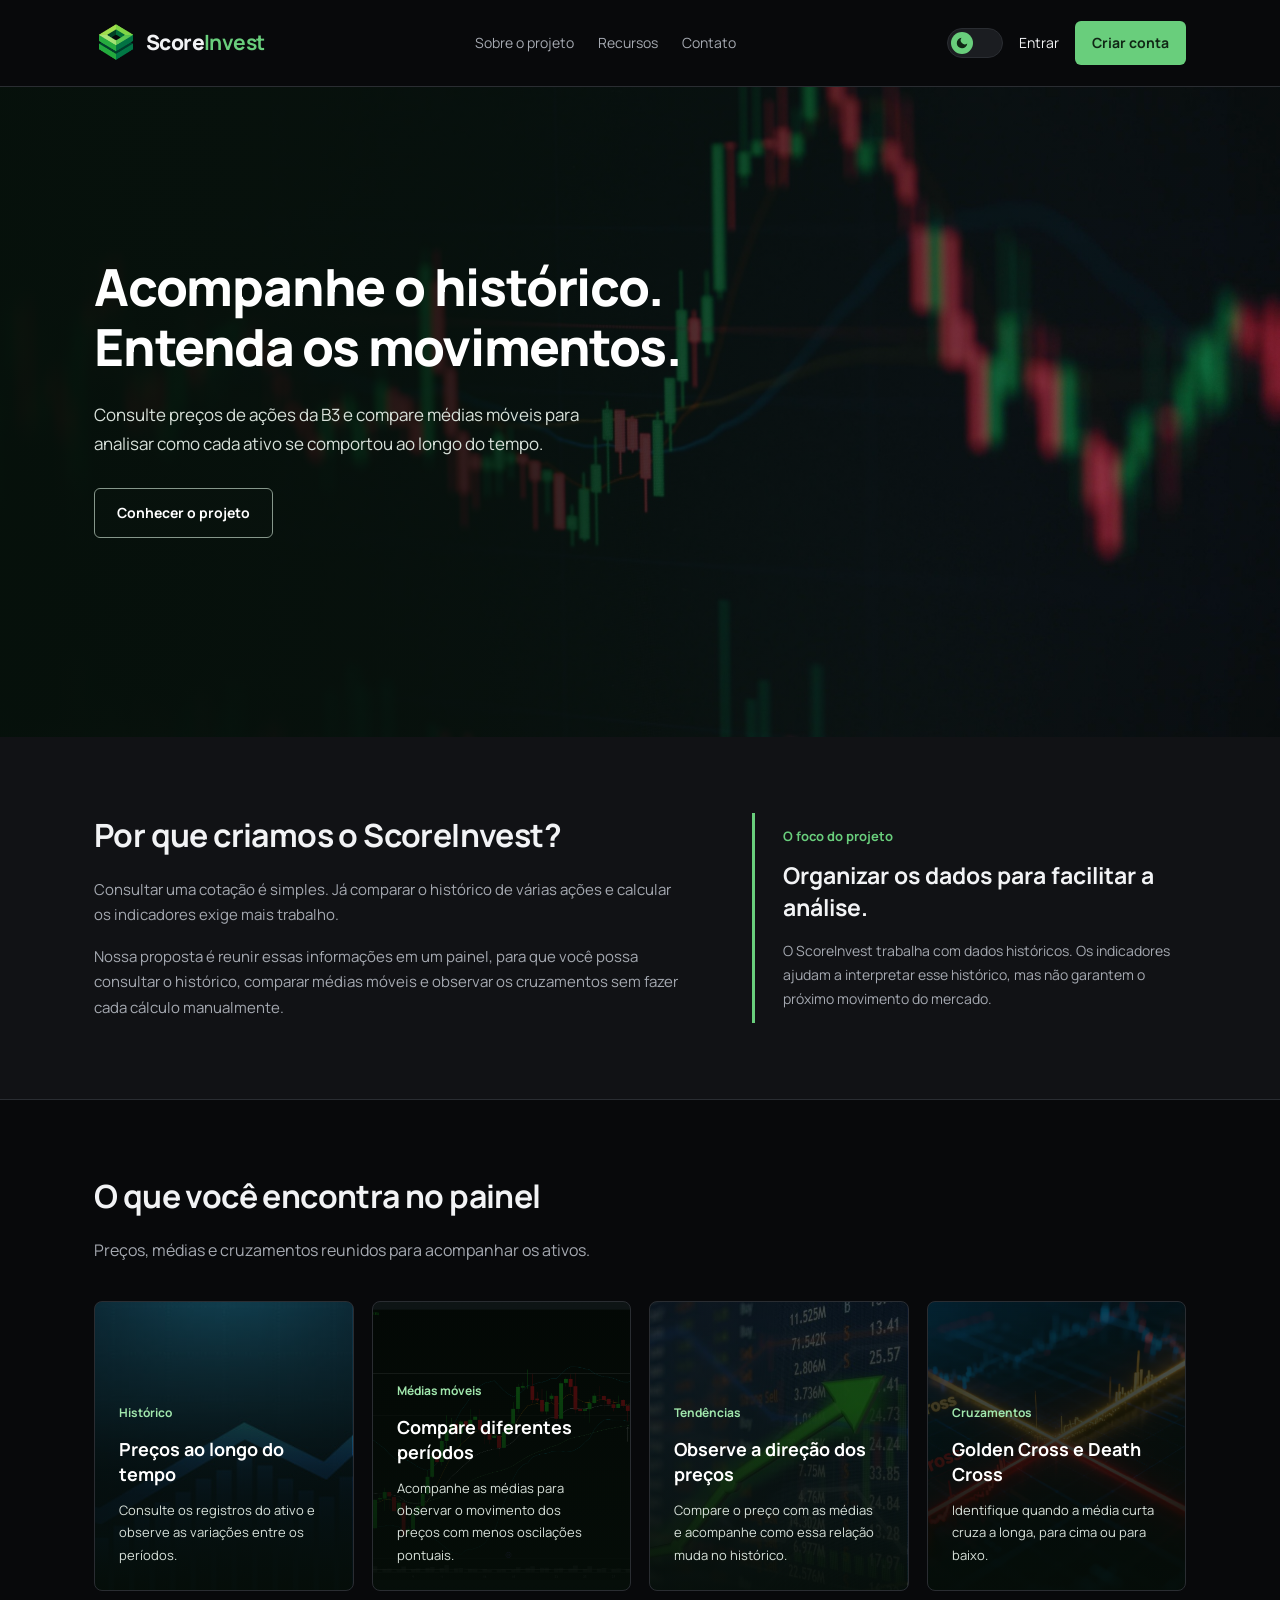
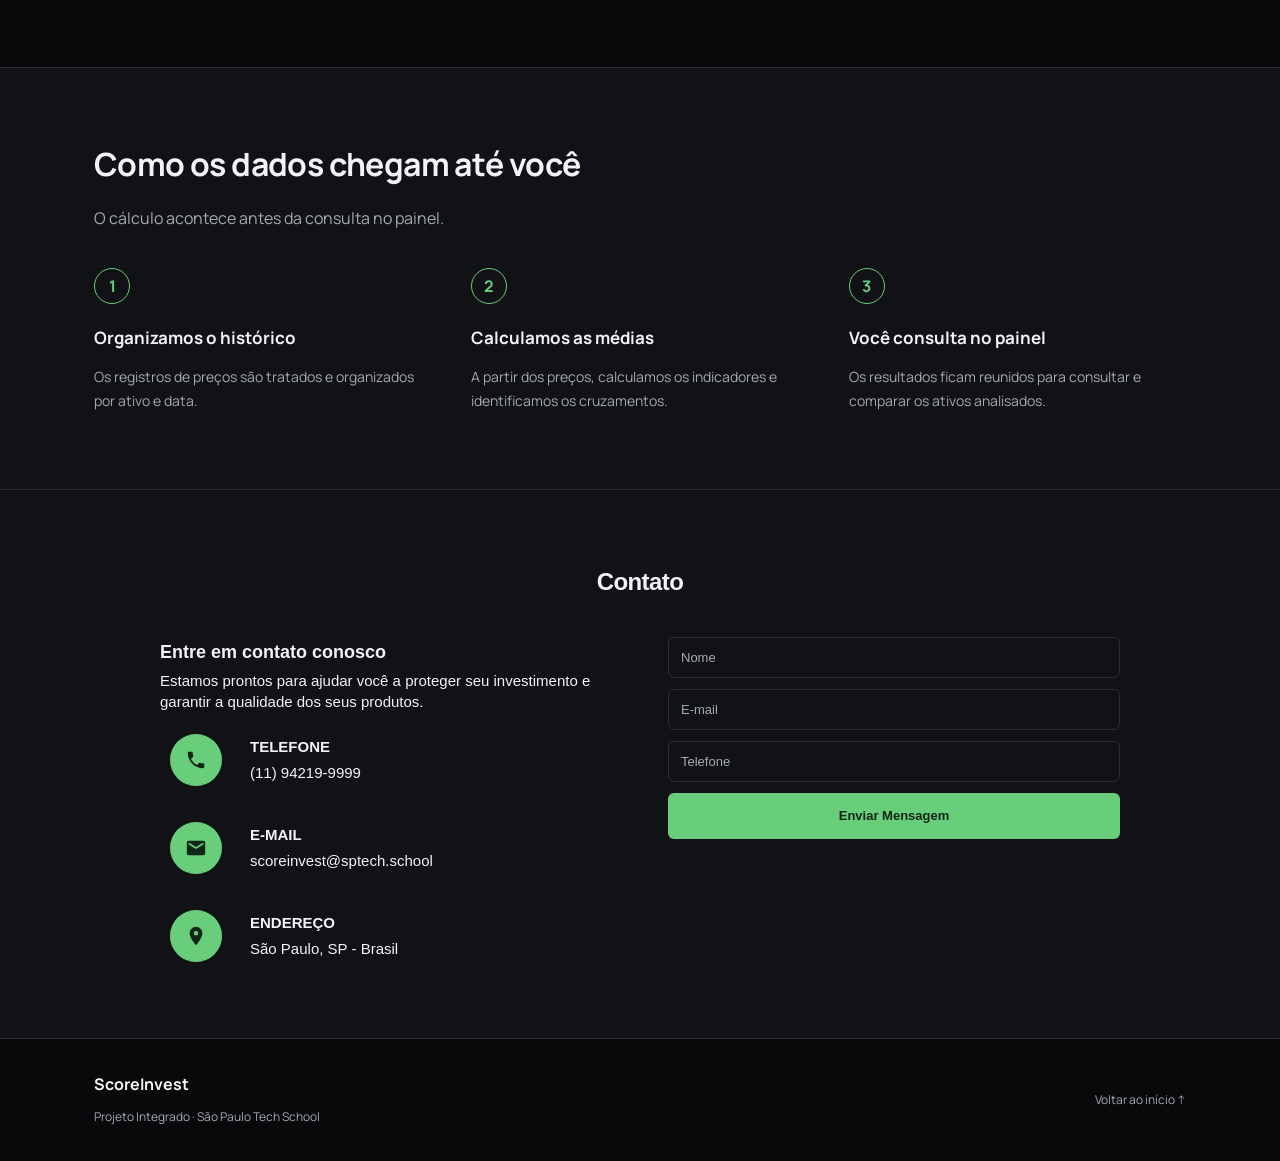
<file: public/index.html>
<!DOCTYPE html>
<html lang="pt-BR">

<head>
    <meta charset="UTF-8">
    <meta name="viewport" content="width=device-width, initial-scale=1.0">

    <title>ScoreInvest</title>

    <link rel="preconnect" href="https://fonts.googleapis.com">
    <link rel="preconnect" href="https://fonts.gstatic.com" crossorigin>
    <link href="https://fonts.googleapis.com/css2?family=Manrope:wght@400;500;700;800&display=swap" rel="stylesheet">

    <link rel="stylesheet" href="index.css">
    <link rel="stylesheet" href="contato.css">
    <link rel="icon" href="img/logo-scoreinvest.png">

    <script src="theme.js"></script>
</head>

<body id="top">
    <header>
        <nav aria-label="Menu principal">
            <a href="#top" class="logo">
                <img src="img/logo-scoreinvest.png" alt="">
                <span>Score<b>Invest</b></span>
            </a>

            <div class="nav-links">
                <a href="#sobre">Sobre o projeto</a>
                <a href="#recursos">Recursos</a>
                <a href="#contato">Contato</a>
            </div>

            <div class="nav-actions">
                <button type="button" id="themeToggle" class="theme-switch" role="switch" aria-checked="true"
                    aria-label="Modo escuro" title="Mudar para modo claro">

                    <span class="thumb">
                        <svg class="icon-moon" viewBox="0 0 24 24" fill="currentColor" aria-hidden="true">
                            <path d="M21 12.8A9 9 0 1 1 11.2 3a7 7 0 0 0 9.8 9.8z" />
                        </svg>

                        <svg class="icon-sun" viewBox="0 0 24 24" fill="none" stroke="currentColor" stroke-width="2"
                            stroke-linecap="round" aria-hidden="true">
                            <circle cx="12" cy="12" r="4" />
                            <path
                                d="M12 2v2M12 20v2M4.9 4.9l1.4 1.4M17.7 17.7l1.4 1.4M2 12h2M20 12h2M4.9 19.1l1.4-1.4M17.7 6.3l1.4-1.4" />
                        </svg>
                    </span>
                </button>

                <a href="login.html" class="login-link">Entrar</a>
                <a href="cadastro.html" class="button primary small">
                    Criar conta
                </a>
            </div>
        </nav>
    </header>

    <main>
        <section class="hero">
            <div class="wrap">
                <div class="hero-content">
                    <h1>
                        Acompanhe o histórico.<br>
                        Entenda os movimentos.
                    </h1>

                    <p>
                        Consulte preços de ações da B3 e compare médias
                        móveis para analisar como cada ativo se comportou
                        ao longo do tempo.
                    </p>

                    <div class="hero-actions">
                        <a href="#sobre" class="button secondary">
                            Conhecer o projeto
                        </a>
                    </div>
                </div>
            </div>
        </section>

        <section class="about" id="sobre">
            <div class="wrap about-grid">
                <div>
                    <h2>Por que criamos o ScoreInvest?</h2>

                    <p>
                        Consultar uma cotação é simples. Já comparar o
                        histórico de várias ações e calcular os indicadores
                        exige mais trabalho.
                    </p>

                    <p>
                        Nossa proposta é reunir essas informações em um
                        painel, para que você possa consultar o histórico,
                        comparar médias móveis e observar os cruzamentos
                        sem fazer cada cálculo manualmente.
                    </p>
                </div>

                <aside class="about-note">
                    <span class="note-label">O foco do projeto</span>

                    <h3>Organizar os dados para facilitar a análise.</h3>

                    <p>
                        O ScoreInvest trabalha com dados históricos.
                        Os indicadores ajudam a interpretar esse histórico,
                        mas não garantem o próximo movimento do mercado.
                    </p>
                </aside>
            </div>
        </section>

        <section id="recursos">
            <div class="wrap">
                <div class="section-heading">
                    <h2>O que você encontra no painel</h2>
                    <p>
                        Preços, médias e cruzamentos reunidos
                        para acompanhar os ativos.
                    </p>
                </div>

                <div class="cards">
                    <article class="card card-dados">
                        <span class="tag">Histórico</span>
                        <h3>Preços ao longo do tempo</h3>
                        <p>
                            Consulte os registros do ativo e observe
                            as variações entre os períodos.
                        </p>
                    </article>

                    <article class="card card-indicadores">
                        <span class="tag">Médias móveis</span>
                        <h3>Compare diferentes períodos</h3>
                        <p>
                            Acompanhe as médias para observar o movimento
                            dos preços com menos oscilações pontuais.
                        </p>
                    </article>

                    <article class="card card-tendencias">
                        <span class="tag">Tendências</span>
                        <h3>Observe a direção dos preços</h3>
                        <p>
                            Compare o preço com as médias e acompanhe
                            como essa relação muda no histórico.
                        </p>
                    </article>

                    <article class="card card-cruzamentos">
                        <span class="tag">Cruzamentos</span>
                        <h3>Golden Cross e Death Cross</h3>
                        <p>
                            Identifique quando a média curta cruza a
                            longa, para cima ou para baixo.
                        </p>
                    </article>
                </div>
            </div>
        </section>

        <section class="how" id="funciona">
            <div class="wrap">
                <div class="section-heading">
                    <h2>Como os dados chegam até você</h2>
                    <p>
                        O cálculo acontece antes da consulta no painel.
                    </p>
                </div>

                <div class="steps">
                    <article class="step">
                        <span class="step-number">1</span>
                        <h3>Organizamos o histórico</h3>
                        <p>
                            Os registros de preços são tratados e
                            organizados por ativo e data.
                        </p>
                    </article>

                    <article class="step">
                        <span class="step-number">2</span>
                        <h3>Calculamos as médias</h3>
                        <p>
                            A partir dos preços, calculamos os indicadores
                            e identificamos os cruzamentos.
                        </p>
                    </article>

                    <article class="step">
                        <span class="step-number">3</span>
                        <h3>Você consulta no painel</h3>
                        <p>
                            Os resultados ficam reunidos para consultar
                            e comparar os ativos analisados.
                        </p>
                    </article>
                </div>
            </div>

        </section>  
        <section class="contato" id="contato">
            <h2 class="contato-titulo">Contato</h2>

            <div class="contato-conteudo">

                <div class="contato-info">
                    <h3>Entre em contato conosco</h3>
                    <p class="contato-texto">
                        Estamos prontos para ajudar você a proteger seu investimento e garantir a qualidade dos seus
                        produtos.
                    </p>

                    <ul class="contato-lista">
                        <li class="contato-item">
                            <span class="contato-icone" aria-hidden="true">
                                <svg viewBox="0 0 24 24" width="22" height="22" fill="currentColor">
                                    <path
                                        d="M6.6 10.8a15.1 15.1 0 0 0 6.6 6.6l2.2-2.2a1 1 0 0 1 1-.25c1.1.37 2.3.57 3.6.57a1 1 0 0 1 1 1V20a1 1 0 0 1-1 1C10.6 21 3 13.4 3 4a1 1 0 0 1 1-1h3.5a1 1 0 0 1 1 1c0 1.25.2 2.45.57 3.57a1 1 0 0 1-.25 1z" />
                                </svg>
                            </span>
                            <div>
                                <strong>TELEFONE</strong>
                                <span>(11) 94219-9999</span>
                            </div>
                        </li>

                        <li class="contato-item">
                            <span class="contato-icone" aria-hidden="true">
                                <svg viewBox="0 0 24 24" width="22" height="22" fill="currentColor">
                                    <path
                                        d="M20 4H4a2 2 0 0 0-2 2v12a2 2 0 0 0 2 2h16a2 2 0 0 0 2-2V6a2 2 0 0 0-2-2zm0 4.2-8 5-8-5V6l8 5 8-5z" />
                                </svg>
                            </span>
                            <div>
                                <strong>E-MAIL</strong>
                                <span>scoreinvest@sptech.school</span>
                            </div>
                        </li>

                        <li class="contato-item">
                            <span class="contato-icone" aria-hidden="true">
                                <svg viewBox="0 0 24 24" width="22" height="22" fill="currentColor">
                                    <path
                                        d="M12 2a7 7 0 0 0-7 7c0 5.2 7 13 7 13s7-7.8 7-13a7 7 0 0 0-7-7zm0 9.5A2.5 2.5 0 1 1 12 6.5a2.5 2.5 0 0 1 0 5z" />
                                </svg>
                            </span>
                            <div>
                                <strong>ENDEREÇO</strong>
                                <span>São Paulo, SP - Brasil</span>
                            </div>
                        </li>
                    </ul>
                </div>

                <form class="contato-form" id="formContato">
                    <input type="text" name="nome" placeholder="Nome" aria-label="Nome" required>
                    <input type="email" name="email" placeholder="E-mail" aria-label="E-mail" required>
                    <input type="tel" name="telefone" placeholder="Telefone" aria-label="Telefone">
                    <button type="submit">Enviar Mensagem</button>
                </form>

            </div>
        </section>

    </main>

    <footer>
        <div class="wrap footer-content">
            <p>
                <strong>ScoreInvest</strong>
                <span>Projeto Integrado · São Paulo Tech School</span>
            </p>

            <a href="#top">Voltar ao início ↑</a>
        </div>
    </footer>
</body>

</html>
</file>
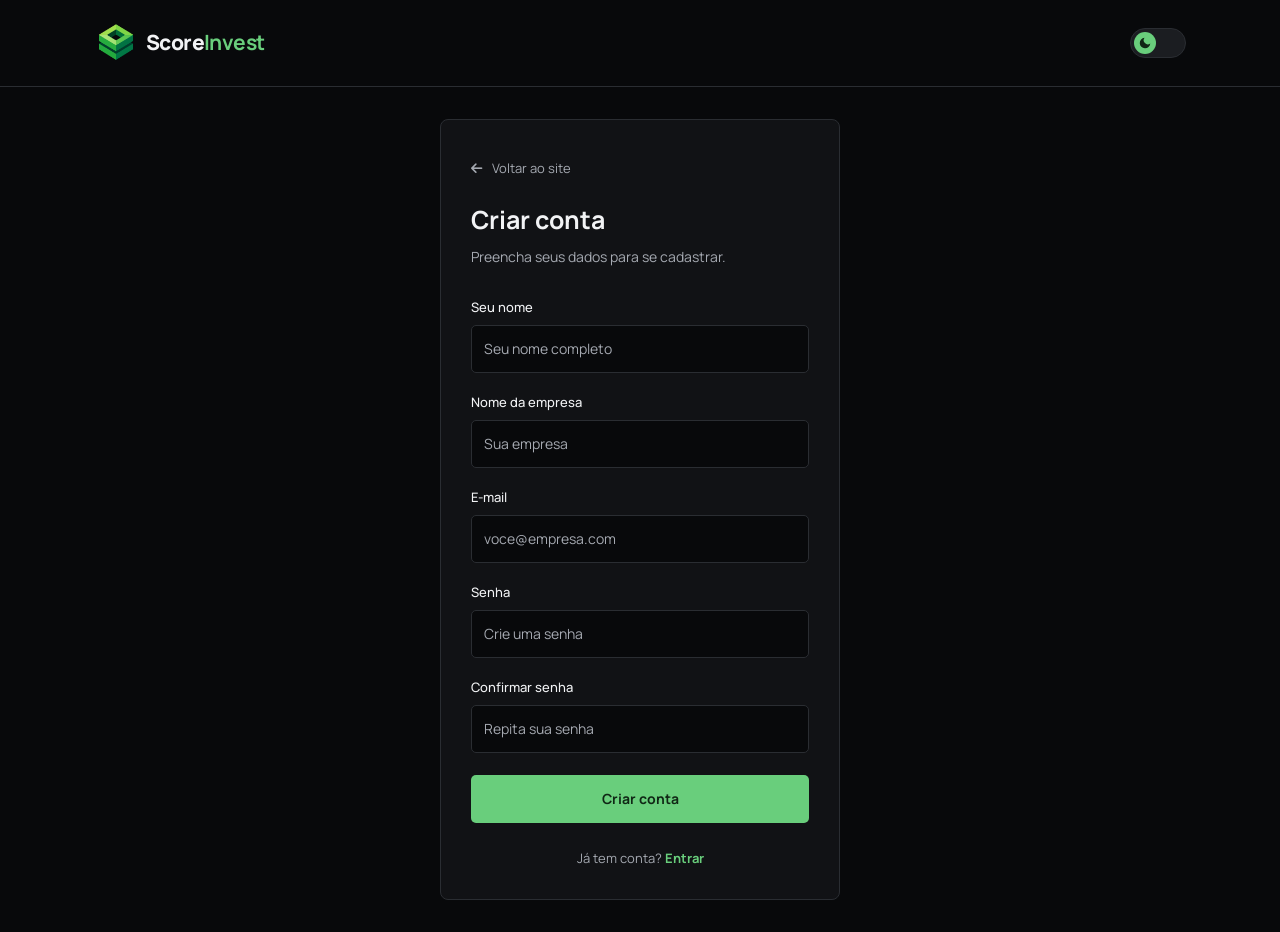
<file: public/cadastro.html>
<!DOCTYPE html>
<html lang="pt-BR">

<head>
    <meta charset="UTF-8">
    <meta name="viewport" content="width=device-width, initial-scale=1.0">

    <title>Criar conta — ScoreInvest</title>

    <link rel="preconnect" href="https://fonts.googleapis.com">
    <link
        href="https://fonts.googleapis.com/css2?family=Manrope:wght@400;500;700;800&display=swap"
        rel="stylesheet">

    <link rel="stylesheet" href="https://cdnjs.cloudflare.com/ajax/libs/font-awesome/6.5.2/css/all.min.css">
    <link rel="icon" href="img/logo-scoreinvest.png">
    <link rel="stylesheet" href="styleAuth.css">
    <link rel="stylesheet" href="index.css">
    <link rel="stylesheet" href="index.css">

    <script src="theme.js"></script>
</head>

<body id="body-cadastro-login">
     <header>
        <nav aria-label="Menu principal">
            <a href="index.html" class="logo">
                <img src="img/logo-scoreinvest.png" alt="">
                <span>Score<b>Invest</b></span>
            </a>
            <div class="nav-actions">
                <button type="button" id="themeToggle" class="theme-switch" role="switch" aria-checked="true"
                    aria-label="Modo escuro" title="Mudar para modo claro">

                    <span class="thumb">
                        <svg class="icon-moon" viewBox="0 0 24 24" fill="currentColor" aria-hidden="true">
                            <path d="M21 12.8A9 9 0 1 1 11.2 3a7 7 0 0 0 9.8 9.8z" />
                        </svg>

                        <svg class="icon-sun" viewBox="0 0 24 24" fill="none" stroke="currentColor" stroke-width="2"
                            stroke-linecap="round" aria-hidden="true">
                            <circle cx="12" cy="12" r="4" />
                            <path
                                d="M12 2v2M12 20v2M4.9 4.9l1.4 1.4M17.7 17.7l1.4 1.4M2 12h2M20 12h2M4.9 19.1l1.4-1.4M17.7 6.3l1.4-1.4" />
                        </svg>
                    </span>
                </button>
            </div>
        </nav>
    </header>
    <div>
        <main class="card-cadastro-login">
           <a href="index.html"><i class="fa-solid fa-arrow-left" style="margin-right: 10px;"></i> Voltar ao site</a>

            <h1>Criar conta</h1>
            <p class="sub">Preencha seus dados para se cadastrar.</p>

            <form id="form-cadastro">
                <div class="field">
                    <label for="ipt_nome">Seu nome</label>
                    <input
                        type="text"
                        id="ipt_nome"
                        name="nome"
                        placeholder="Seu nome completo"
                        autocomplete="name"
                        required>
                </div>

                <div class="field">
                    <label for="ipt_empresa">Nome da empresa</label>
                    <input
                        type="text"
                        id="ipt_empresa"
                        name="empresa"
                        placeholder="Sua empresa"
                        autocomplete="organization"
                        required>
                </div>

                <div class="field">
                    <label for="ipt_email">E-mail</label>
                    <input
                        type="email"
                        id="ipt_email"
                        name="email"
                        placeholder="voce@empresa.com"
                        autocomplete="email"
                        required>
                </div>

                <div class="field">
                    <label for="ipt_senha">Senha</label>
                    <input
                        type="password"
                        id="ipt_senha"
                        name="senha"
                        placeholder="Crie uma senha"
                        autocomplete="new-password"
                        required>
                </div>

                <div class="field">
                    <label for="ipt_confirmar">Confirmar senha</label>
                    <input
                        type="password"
                        id="ipt_confirmar"
                        name="confirmar"
                        placeholder="Repita sua senha"
                        autocomplete="new-password"
                        required>
                </div>

                <button
                    type="submit"
                    id="btn_cadastrar"
                    class="btn-primary-cadastro-login">
                    Criar conta
                </button>
            </form>

            <div class="switch">
                Já tem conta?
                <a href="login.html">Entrar</a>
            </div>
        </main>
    </div>

    <script>
        const formulario = document.getElementById("form-cadastro");
        const botao = document.getElementById("btn_cadastrar");
        const campoSenha = document.getElementById("ipt_senha");
        const campoConfirmar = document.getElementById("ipt_confirmar");

        function validarConfirmacao() {
            campoConfirmar.setCustomValidity(
                campoSenha.value === campoConfirmar.value
                    ? ""
                    : "As senhas não coincidem."
            );
        }

        campoSenha.addEventListener("input", validarConfirmacao);
        campoConfirmar.addEventListener("input", validarConfirmacao);

        formulario.addEventListener("submit", async function (event) {
            event.preventDefault();

            if (botao.disabled) {
                return;
            }

            validarConfirmacao();

            if (!formulario.reportValidity()) {
                return;
            }

            const nome = document.getElementById("ipt_nome").value.trim();
            const empresa = document.getElementById("ipt_empresa").value.trim();
            const email = document.getElementById("ipt_email").value.trim();
            const senha = campoSenha.value;

            if (!nome || !empresa || !email) {
                alert("Preencha todos os campos.");
                return;
            }

            botao.disabled = true;
            botao.textContent = "Cadastrando...";

            try {
                const resposta = await fetch("/usuarios/cadastrar", {
                    method: "POST",
                    headers: {
                        "Content-Type": "application/json"
                    },
                    body: JSON.stringify({
                        nomeServer: nome,
                        emailServer: email,
                        senhaServer: senha,
                        empresaServer: empresa
                    })
                });

                if (!resposta.ok) {
                    alert("Não foi possível realizar o cadastro. Confira os dados.");
                    return;
                }

                alert("Cadastro realizado com sucesso!");
                window.location.href = "login.html";
            } catch (erro) {
                console.error("Erro ao cadastrar:", erro);
                alert("Não foi possível conectar ao servidor. Tente novamente.");
            } finally {
                botao.disabled = false;
                botao.textContent = "Criar conta";
            }
        });
    </script>
</body>

</html>
</file>
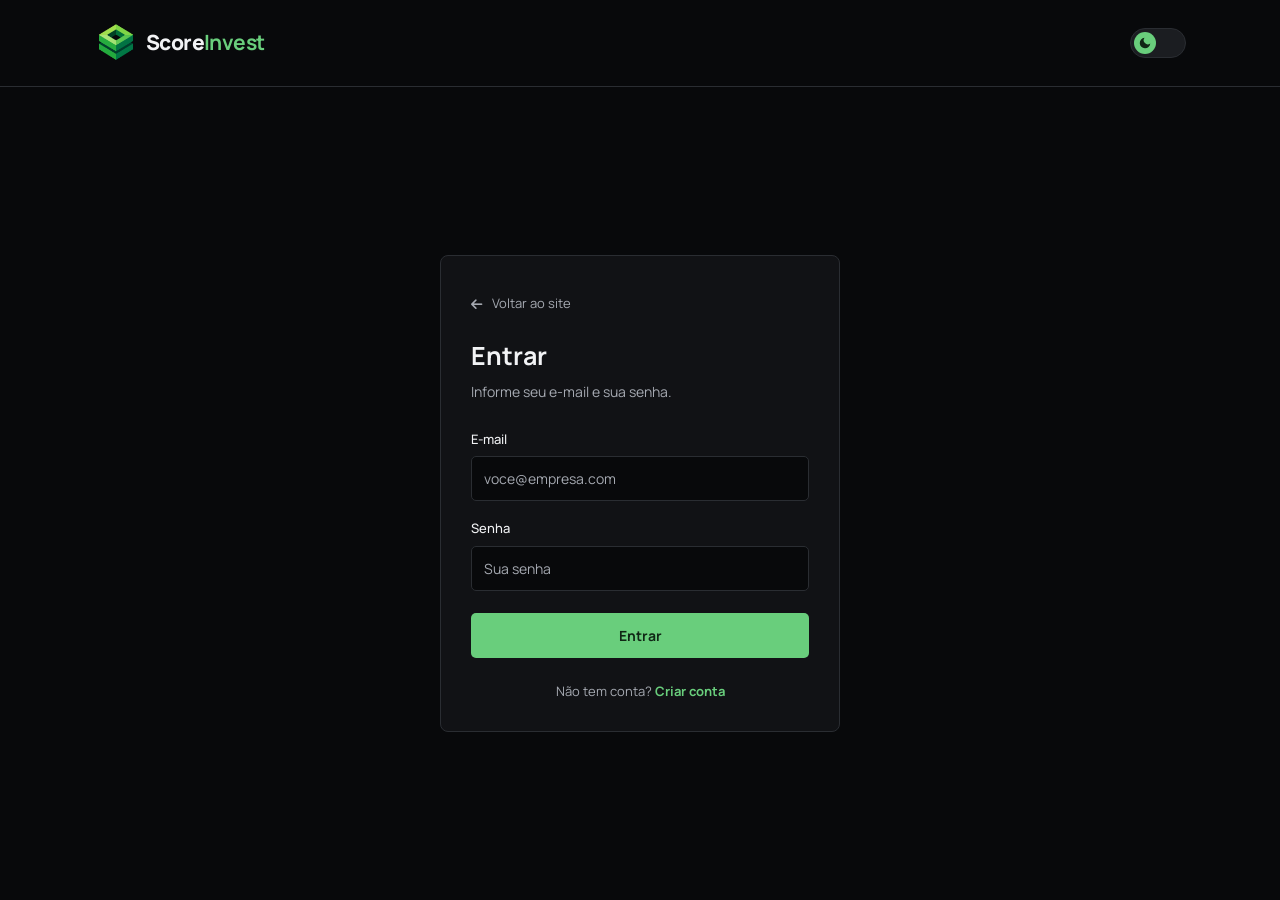
<file: public/login.html>
<!DOCTYPE html>
<html lang="pt-BR">

<head>
    <meta charset="UTF-8">
    <meta name="viewport" content="width=device-width, initial-scale=1.0">

    <title>Entrar — ScoreInvest</title>

    <link rel="preconnect" href="https://fonts.googleapis.com">
    <link
        href="https://fonts.googleapis.com/css2?family=Manrope:wght@400;500;700;800&display=swap"
        rel="stylesheet">

    <link rel="stylesheet" href="https://cdnjs.cloudflare.com/ajax/libs/font-awesome/6.5.2/css/all.min.css">
    <link rel="stylesheet" href="index.css">
    <link rel="icon" href="img/logo-scoreinvest.png">
    <link rel="stylesheet" href="styleAuth.css">

    <script src="theme.js"></script>
</head>

<body id="body-cadastro-login">
        <header>
        <nav aria-label="Menu principal">
            <a href="index.html" class="logo">
                <img src="img/logo-scoreinvest.png" alt="">
                <span>Score<b>Invest</b></span>
            </a>
            <div class="nav-actions">
                <button type="button" id="themeToggle" class="theme-switch" role="switch" aria-checked="true"
                    aria-label="Modo escuro" title="Mudar para modo claro">

                    <span class="thumb">
                        <svg class="icon-moon" viewBox="0 0 24 24" fill="currentColor" aria-hidden="true">
                            <path d="M21 12.8A9 9 0 1 1 11.2 3a7 7 0 0 0 9.8 9.8z" />
                        </svg>

                        <svg class="icon-sun" viewBox="0 0 24 24" fill="none" stroke="currentColor" stroke-width="2"
                            stroke-linecap="round" aria-hidden="true">
                            <circle cx="12" cy="12" r="4" />
                            <path
                                d="M12 2v2M12 20v2M4.9 4.9l1.4 1.4M17.7 17.7l1.4 1.4M2 12h2M20 12h2M4.9 19.1l1.4-1.4M17.7 6.3l1.4-1.4" />
                        </svg>
                    </span>
                </button>
            </div>
        </nav>
    </header>
    <div>
        <main class="card-cadastro-login">
           <a href="index.html"><i class="fa-solid fa-arrow-left" style="margin-right: 10px;"></i> Voltar ao site</a>

            <h1>Entrar</h1>
            <p class="sub">Informe seu e-mail e sua senha.</p>

            <form id="form-login">
                <div class="field">
                    <label for="ipt_email">E-mail</label>
                    <input
                        type="email"
                        id="ipt_email"
                        name="email"
                        placeholder="voce@empresa.com"
                        autocomplete="username"
                        required>
                </div>

                <div class="field">
                    <label for="ipt_senha">Senha</label>
                    <input
                        type="password"
                        id="ipt_senha"
                        name="senha"
                        placeholder="Sua senha"
                        autocomplete="current-password"
                        required>
                </div>

                <button
                    type="submit"
                    id="btn_entrar"
                    class="btn-primary-cadastro-login">
                    Entrar
                </button>
            </form>

            <div class="switch">
                Não tem conta?
                <a href="cadastro.html">Criar conta</a>
            </div>
        </main>
    </div>

    <script>
        const formulario = document.getElementById("form-login");
        const botao = document.getElementById("btn_entrar");

        formulario.addEventListener("submit", async function (event) {
            event.preventDefault();

            if (botao.disabled) {
                return;
            }

            const email = document.getElementById("ipt_email").value.trim();
            const senha = document.getElementById("ipt_senha").value;

            botao.disabled = true;
            botao.textContent = "Entrando...";

            try {
                const resposta = await fetch("/usuarios/autenticar", {
                    method: "POST",
                    headers: {
                        "Content-Type": "application/json"
                    },
                    body: JSON.stringify({
                        emailServer: email,
                        senhaServer: senha
                    })
                });

                if (!resposta.ok) {
                    if (resposta.status === 401 || resposta.status === 403) {
                        alert("E-mail ou senha inválidos.");
                    } else {
                        alert("Não foi possível entrar. Tente novamente.");
                    }

                    return;
                }

                const dados = await resposta.json();

                localStorage.setItem("ID_USUARIO", dados.id);
                localStorage.setItem("NOME_USUARIO", dados.nome);
                localStorage.setItem("EMAIL_USUARIO", dados.email);
                localStorage.setItem("EMPRESA_ID", dados.empresaId);
                localStorage.setItem("ROLE_USUARIO", dados.role);

                window.location.href = "dashboard.html";
            } catch (erro) {
                console.error("Erro ao entrar:", erro);
                alert("Não foi possível conectar ao servidor. Tente novamente.");
            } finally {
                botao.disabled = false;
                botao.textContent = "Entrar";
            }
        });
    </script>
</body>

</html>
</file>
<file: public/index.css>
:root {
    --bg: #08090b;
    --surface: #111215;
    --surface-2: #1b1d21;
    --border: #2a2d32;

    --text: #f2f3f5;
    --text-muted: #a5a9b1;

    --accent: #69ce7c;
    --accent-dark: #1b5e3b;
    --amber: #c6d68f;
    --down: #f08080;

    --on-accent: #102715;
    --header-bg: #08090b;

    color-scheme: dark;
}

:root[data-theme="light"] {
    --bg: #d9deda;
    --surface: #f0f2f0;
    --surface-2: #e3e7e3;
    --border: #bec7c0;
    --text: #252d28;
    --text-muted: #526057;
    --accent: #278348;
    --accent-dark: #185f36;
    --amber: #a87913;
    --down: #b73b40;
    --on-accent: #ffffff;
    --header-bg: #d9deda;
    color-scheme: light;
}

* {
    box-sizing: border-box;
    margin: 0;
    padding: 0;
}

html {
    scroll-behavior: smooth;
    scroll-padding-top: 110px;
}

body {
    font-family: "Manrope", sans-serif;
    background: var(--bg);
    color: var(--text);
    line-height: 1.7;
}

a {
    color: inherit;
    text-decoration: none;
}

img,
svg {
    display: block;
    max-width: 100%;
}

button {
    font: inherit;
}

a:focus-visible,
button:focus-visible {
    outline: 3px solid var(--accent);
    outline-offset: 5px;
}

.wrap {
    width: min(100%, 1140px);
    margin-inline: auto;
    padding-inline: 24px;
}

/* Menu */

header {
    position: sticky;
    top: 0;
    z-index: 10;
    background: var(--header-bg);
    border-bottom: 1px solid var(--border);
}

nav {
    display: flex;
    align-items: center;
    justify-content: space-between;
    gap: 24px;
    width: min(100%, 1140px);
    min-height: 86px;
    margin-inline: auto;
    padding: 16px 24px;
}

.logo {
    display: inline-flex;
    align-items: center;
    flex-shrink: 0;
    gap: 8px;
    font-size: 21px;
    font-weight: 800;
    letter-spacing: -0.6px;
}

.logo img {
    width: 44px;
    height: 44px;
    object-fit: contain;
}

.logo b {
    color: var(--accent);
}

.nav-links,
.nav-actions {
    display: flex;
    align-items: center;
}

.nav-links {
    gap: 24px;
}

.nav-actions {
    gap: 16px;
}

.nav-links a,
.login-link {
    font-size: 14px;
}

.nav-links a {
    color: var(--text-muted);
}

.nav-links a:hover,
.login-link:hover {
    color: var(--accent);
}

/* Botões */

.button {
    display: inline-flex;
    align-items: center;
    justify-content: center;
    min-height: 48px;
    padding: 12px 22px;
    border: 1px solid transparent;
    border-radius: 6px;
    font-size: 14px;
    font-weight: 700;
    transition:
        background-color 180ms ease,
        color 180ms ease,
        border-color 180ms ease;
}

.primary {
    background: var(--accent);
    color: var(--on-accent);
}

.primary:hover {
    background: var(--surface);
    color: var(--accent);
    border-color: var(--accent);
}

.small {
    min-height: 42px;
    padding: 9px 16px;
}

.secondary {
    border-color: #86978b;
    background: rgb(10 22 15 / 35%);
    color: #ffffff;
}

.secondary:hover {
    border-color: #ffffff;
    background: rgb(10 22 15 / 75%);
}

/* Tema */

.theme-switch {
    position: relative;
    flex-shrink: 0;
    width: 56px;
    height: 30px;
    padding: 0;
    border: 1px solid var(--border);
    border-radius: 999px;
    background: var(--surface-2);
    cursor: pointer;
}

.theme-switch .thumb {
    position: absolute;
    top: 3px;
    left: 3px;
    display: flex;
    align-items: center;
    justify-content: center;
    width: 22px;
    height: 22px;
    border-radius: 50%;
    background: var(--accent);
    color: var(--on-accent);
    transition: transform 180ms ease;
}

.theme-switch svg {
    width: 14px;
    height: 14px;
}

.theme-switch .icon-sun {
    display: none;
}

:root[data-theme="light"] .theme-switch .thumb {
    transform: translateX(26px);
}

:root[data-theme="light"] .theme-switch .icon-moon {
    display: none;
}

:root[data-theme="light"] .theme-switch .icon-sun {
    display: block;
}

/* Imagem de abertura */

.hero {
    position: relative;
    display: flex;
    align-items: center;
    min-height: 650px;
    padding-block: 90px 120px;
    background:
        linear-gradient(
            90deg,
            rgb(6 17 11 / 95%) 0%,
            rgb(6 17 11 / 82%) 40%,
            rgb(6 17 11 / 32%) 100%
        ),
        url("img/imagem-home-site.jpeg") center / cover no-repeat;
    color: #ffffff;
}

.hero-content {
    max-width: 650px;
}

.hero h1 {
    margin-bottom: 24px;
    font-size: clamp(36px, 4vw, 52px);
    line-height: 1.18;
    letter-spacing: -1.2px;
    font-weight: 800;
}

.hero-content > p {
    max-width: 490px;
    color: #d8e1da;
    font-size: 17px;
}

.hero-actions {
    display: flex;
    flex-wrap: wrap;
    gap: 14px;
    margin-top: 30px;
}

/* Mantém contraste sobre a foto nos dois temas */
.hero .primary {
    background: #69ce7c;
    color: #102715;
}

.hero .primary:hover {
    background: #8cdea0;
}

.hero-scroll {
    position: absolute;
    bottom: 28px;
    left: 50%;
    display: flex;
    align-items: center;
    gap: 14px;
    transform: translateX(-50%);
    color: #d8e1da;
    font-size: 12px;
    white-space: nowrap;
}

.hero-scroll span {
    font-size: 20px;
}

/* Conteúdo */

main > section:not(.hero) {
    padding-block: 76px;
}

h2 {
    margin-bottom: 20px;
    font-size: clamp(26px, 3vw, 32px);
    line-height: 1.3;
    letter-spacing: -0.6px;
}

.section-heading {
    max-width: 650px;
    margin-bottom: 36px;
}

.section-heading p {
    color: var(--text-muted);
}

.about {
    background: var(--surface);
    border-bottom: 1px solid var(--border);
}

.about-grid {
    display: grid;
    grid-template-columns: 1.15fr 0.85fr;
    align-items: center;
    gap: 70px;
}

.about-grid > div > p {
    color: var(--text-muted);
    font-size: 15px;
}

.about-grid > div > p + p {
    margin-top: 16px;
}

.about-note {
    padding: 12px 0 12px 28px;
    border-left: 3px solid var(--accent);
}

.note-label {
    display: block;
    margin-bottom: 12px;
    color: var(--accent);
    font-size: 13px;
    font-weight: 700;
}

.about-note h3 {
    margin-bottom: 16px;
    font-size: 23px;
    line-height: 1.4;
}

.about-note p {
    color: var(--text-muted);
    font-size: 14px;
}

/* Recursos com as imagens do grupo */

.cards {
    display: grid;
    grid-template-columns: repeat(4, minmax(0, 1fr));
    gap: 18px;
}

.card {
    display: flex;
    flex-direction: column;
    justify-content: flex-end;
    min-height: 290px;
    padding: 24px;
    overflow: hidden;
    border: 1px solid var(--border);
    border-radius: 8px;
    background-color: #17221a;
    background-position: center;
    background-size: cover;
    color: #ffffff;
}

.card-dados {
    background-image:
        linear-gradient(rgb(5 13 8 / 64%), rgb(5 13 8 / 96%)),
        url("img/precos.jpg");
}

.card-indicadores {
    background-image:
        linear-gradient(rgb(5 13 8 / 64%), rgb(5 13 8 / 96%)),
        url("img/medias-moveis.png");
}

.card-tendencias {
    background-image:
        linear-gradient(rgb(5 13 8 / 64%), rgb(5 13 8 / 96%)),
        url("img/prazo-trade.jpg");
}

.card-cruzamentos {
    background-image:
        linear-gradient(rgb(5 13 8 / 64%), rgb(5 13 8 / 96%)),
        url("img/goldendeath-cross.webp");
}

.tag {
    margin-bottom: 14px;
    color: #a1e7ad;
    font-size: 12px;
    font-weight: 700;
}

.card h3 {
    margin-bottom: 12px;
    font-size: 18px;
    line-height: 1.4;
}

.card p {
    color: #d8e1da;
    font-size: 13px;
}

/* Como funciona */

.how {
    background: var(--surface);
    border-block: 1px solid var(--border);
}

.steps {
    display: grid;
    grid-template-columns: repeat(3, minmax(0, 1fr));
    gap: 40px;
}

.step-number {
    display: grid;
    place-items: center;
    width: 36px;
    height: 36px;
    margin-bottom: 20px;
    border: 1px solid var(--accent);
    border-radius: 50%;
    color: var(--accent);
    font-weight: 700;
}

.step h3 {
    margin-bottom: 12px;
    font-size: 17px;
}

.step p {
    color: var(--text-muted);
    font-size: 14px;
}

/* Equipe */

.team {
    display: grid;
    grid-template-columns: repeat(4, minmax(0, 1fr));
    gap: 18px;
}

.member {
    padding: 24px 18px;
    border: 1px solid var(--border);
    border-radius: 8px;
    background: var(--surface);
    text-align: center;
}

.avatar {
    display: grid;
    place-items: center;
    width: 46px;
    height: 46px;
    margin: 0 auto 14px;
    border-radius: 50%;
    background: var(--surface-2);
    color: var(--accent);
    font-size: 14px;
    font-weight: 700;
}

.member h3 {
    font-size: 14px;
    font-weight: 700;
}

.member p {
    margin-top: 5px;
    color: var(--text-muted);
    font-size: 12px;
}

/* Rodapé */

footer {
    padding-block: 32px;
    border-top: 1px solid var(--border);
}

.footer-content {
    display: flex;
    align-items: center;
    justify-content: space-between;
    gap: 24px;
}

.footer-content strong {
    display: block;
    margin-bottom: 4px;
    font-size: 16px;
}

.footer-content span,
.footer-content > a {
    color: var(--text-muted);
    font-size: 12px;
}

.footer-content > a:hover {
    color: var(--accent);
}

/* Celular e tablet */

@media (max-width: 1000px) {
    nav {
        gap: 16px;
    }

    .nav-links {
        gap: 16px;
    }

    .nav-actions {
        gap: 12px;
    }

    .cards {
        grid-template-columns: repeat(2, minmax(0, 1fr));
    }

    .card {
        min-height: 260px;
    }
}

@media (max-width: 860px) {
    html {
        scroll-padding-top: 150px;
    }

    nav {
        flex-wrap: wrap;
    }

    .nav-links {
        order: 3;
        justify-content: center;
        width: 100%;
        padding-top: 12px;
        border-top: 1px solid var(--border);
    }

    .hero {
        min-height: 570px;
    }

    .about-grid {
        grid-template-columns: 1fr;
        gap: 36px;
    }

    .steps {
        gap: 24px;
    }

    .team {
        grid-template-columns: repeat(3, minmax(0, 1fr));
    }
}

@media (max-width: 600px) {
    .wrap,
    nav {
        padding-inline: 20px;
    }

    .logo {
        gap: 5px;
        font-size: 18px;
    }

    .logo img {
        width: 32px;
        height: 32px;
    }

    .nav-actions {
        gap: 10px;
    }

    .login-link,
    .small {
        font-size: 12px;
    }

    .small {
        padding-inline: 12px;
    }

    .nav-links a {
        font-size: 13px;
    }

    .hero {
        min-height: 570px;
        background-position: 60% center;
    }

    .hero h1 {
        font-size: 36px;
    }

    .hero-content > p {
        font-size: 16px;
    }

    main > section:not(.hero) {
        padding-block: 50px;
    }

    .cards,
    .steps {
        grid-template-columns: 1fr;
    }

    .card {
        min-height: 240px;
    }

    .steps {
        gap: 32px;
    }

    .team {
        grid-template-columns: repeat(2, minmax(0, 1fr));
        gap: 12px;
    }

    .footer-content {
        flex-direction: column;
        align-items: flex-start;
    }
}

@media (max-width: 400px) {
    html {
        scroll-padding-top: 190px;
    }

    nav {
        justify-content: center;
    }

    .nav-actions {
        justify-content: center;
        width: 100%;
    }

    .hero h1 {
        font-size: 32px;
    }

    .hero-actions {
        flex-direction: column;
        align-items: stretch;
    }
}

@media (prefers-reduced-motion: reduce) {
    html {
        scroll-behavior: auto;
    }

    *,
    *::before,
    *::after {
        transition: none !important;
        animation: none !important;
    }
}
</file>
<file: public/contato.css>
.contato {
    width: 100%;
    padding: 40px 20px 60px;
    background-color: var(--bg);
    color: var(--text);
    font-family: Arial, sans-serif;
    transition: background-color 0.2s, color 0.2s;
    
}


.contato *,
.contato *::before,
.contato *::after {
    box-sizing: border-box;
}

.contato-titulo {
    margin-bottom: 40px;
    text-align: center;
    font-size: 24px;
    font-weight: 700;
}

.contato-conteudo {
    display: grid;
    grid-template-columns: minmax(0, 1fr) minmax(0, 1fr);
    gap: 56px;
    max-width: 960px;
    margin: 0 auto;
}

.contato-info h3 {
    font-size: 18px;
    font-weight: 700;
}

.contato-texto {
    margin-top: 2px;
    font-size: 15px;
    line-height: 1.4;
}

.contato-lista {
    display: flex;
    flex-direction: column;
    gap: 36px;
    margin-top: 22px;
    padding-left: 10px;
    list-style: none;
}

.contato-item {
    display: flex;
    align-items: center;
    gap: 28px;
}

.contato-item strong {
    display: block;
    font-size: 15px;
    font-weight: 700;
}

.contato-item span {
    display: block;
    font-size: 15px;
}

.contato-item .contato-icone {
    display: flex;
    align-items: center;
    justify-content: center;
    flex-shrink: 0;
    width: 52px;
    height: 52px;
    border-radius: 50%;
    background-color: var(--accent);
    color: var(--on-accent);
}

.contato-form {
    display: flex;
    flex-direction: column;
    gap: 11px;
}

.contato-form button {
    padding: 12px;
    border: 2px solid var(--accent);
    border-radius: 6px;
    background-color: var(--accent);
    color: var(--on-accent);
    font-family: Arial, sans-serif;
    font-size: 13px;
    font-weight: 700;
    cursor: pointer;
    transition: background-color 0.5s ease-in-out,
                color 0.5s ease-in-out,
                box-shadow 0.5s ease-in-out;
}

.contato-form button:hover {
    background-color: transparent;
    color: var(--accent);
    box-shadow: inset 0 0 0 2px var(--accent);
}

.contato-form button:focus-visible {
    outline: 2px solid var(--accent);
    outline-offset: 3px;
}

.contato-form input,
.contato-form textarea {
    width: 100%;
    padding: 12px;
    border: 1px solid var(--border);
    border-radius: 6px;
    background-color: var(--surface);
    color: var(--text);
    font-family: Arial, sans-serif;
    font-size: 13px;
}

.contato-form textarea {
    min-height: 113px;
    resize: vertical;
}

.contato-form input::placeholder,
.contato-form textarea::placeholder {
    color: var(--text-muted);
}

.contato-form input:focus,
.contato-form textarea:focus {
    outline: none;
    border-color: var(--accent);
}

.contato-form button {
    padding: 12px;
    border: none;
    border-radius: 6px;
    background-color: var(--accent);
    color: var(--on-accent);
    font-family: Arial, sans-serif;
    font-size: 13px;
    font-weight: 700;
    cursor: pointer;
    transition: opacity 0.2s;
}

.contato-form button:hover {
    opacity: 0.85;
}

.contato-form button:focus-visible {
    outline: 2px solid var(--accent);
    outline-offset: 3px;
}

/* Telas menores */

@media (max-width: 800px) {
    .contato-conteudo {
        grid-template-columns: 1fr;
        gap: 36px;
    }
}

:root[data-theme="light"] .contato {
     --bg: #f0f2f0;
    --surface: #f0f2f0;
}

.card-cadastro-login > a {
    display: inline-flex;
    align-items: center;
    gap: 10px;
    white-space: nowrap;
    min-height: 36px;
    margin-bottom: 18px;
    color: var(--text-muted);
    font-size: 1px;
    text-decoration: none;
}

:root:not([data-theme="light"]) .contato {
    --bg: #111215;
}
</file>
<file: public/styleAuth.css>
:root {
    --bg: #08090b;
    --surface: #111215;
    --input-bg: #08090b;
    --border: #2a2d32;

    --text: #f2f3f5;
    --text-muted: #a5a9b1;

    --accent: #69ce7c;
    --on-accent: #102715;

    color-scheme: dark;
}

:root[data-theme="light"] {
    --bg: #d9deda;
    --surface: #f0f2f0;
    --input-bg: #ffffff;
    --border: #bec7c0;

    --text: #252d28;
    --text-muted: #526057;

    --accent: #278348;
    --on-accent: #ffffff;

    color-scheme: light;
}

* {
    box-sizing: border-box;
}

body {
    margin: 0;
    font-family: "Manrope", sans-serif;
    background: var(--bg);
    color: var(--text);
    line-height: 1.5;
}
#body-cadastro-login {
    display: flex;
    flex-direction: column;
    align-items: stretch;
    justify-content: flex-start;
    min-height: 100svh;
    padding: 0;
}

#body-cadastro-login > div {
    width: min(100% - 40px, 400px);
    margin: auto;
    padding-block: 32px;
}
/* Formulário */

.card-cadastro-login {
    width: 100%;
    padding: 30px;
    background: var(--surface);
    border: 1px solid var(--border);
    border-radius: 8px;
}

.card-cadastro-login > a {
    display: inline-flex;
    align-items: center;
    min-height: 36px;
    margin-bottom: 18px;
    color: var(--text-muted);
    font-size: 13px;
    text-decoration: none;
}

.card-cadastro-login > a:hover {
    color: var(--text);
}

.card-cadastro-login h1 {
    margin: 0 0 8px;
    font-size: 25px;
    font-weight: 700;
    line-height: 1.3;
}

.sub {
    margin: 0 0 28px;
    color: var(--text-muted);
    font-size: 14px;
}

.field {
    margin-bottom: 18px;
}

label {
    display: block;
    margin-bottom: 7px;
    font-size: 13px;
    font-weight: 500;
}

input {
    display: block;
    width: 100%;
    min-height: 44px;
    padding: 11px 12px;

    background: var(--input-bg);
    color: var(--text);

    border: 1px solid var(--border);
    border-radius: 5px;

    font: inherit;
    font-size: 14px;
}

input::placeholder {
    color: var(--text-muted);
    opacity: 1;
}

input:focus {
    border-color: var(--accent);
    outline: 2px solid var(--accent);
    outline-offset: 2px;
}

/* Botão */

.btn-primary-cadastro-login {
    width: 100%;
    min-height: 44px;
    margin-top: 4px;
    padding: 11px 16px;

    background: var(--accent);
    color: var(--on-accent);

    border: 1px solid transparent;
    border-radius: 5px;

    font: inherit;
    font-size: 14px;
    font-weight: 700;

    cursor: pointer;
}

.btn-primary-cadastro-login:hover {
    background: var(--surface);
    color: var(--accent);
    border-color: var(--accent);
}

button:focus-visible,
a:focus-visible {
    outline: 2px solid var(--accent);
    outline-offset: 4px;
}

/* Link entre login e cadastro */

.switch {
    margin-top: 24px;
    color: var(--text-muted);
    font-size: 13px;
    text-align: center;
}

.switch a {
    color: var(--accent);
    font-weight: 700;
    text-decoration: none;
}

.switch a:hover {
    text-decoration: underline;
}

@media (max-width: 480px) {
    #body-cadastro-login {
        padding: 24px 16px;
    }

    .card-cadastro-login {
        padding: 24px;
    }
}
</file>
